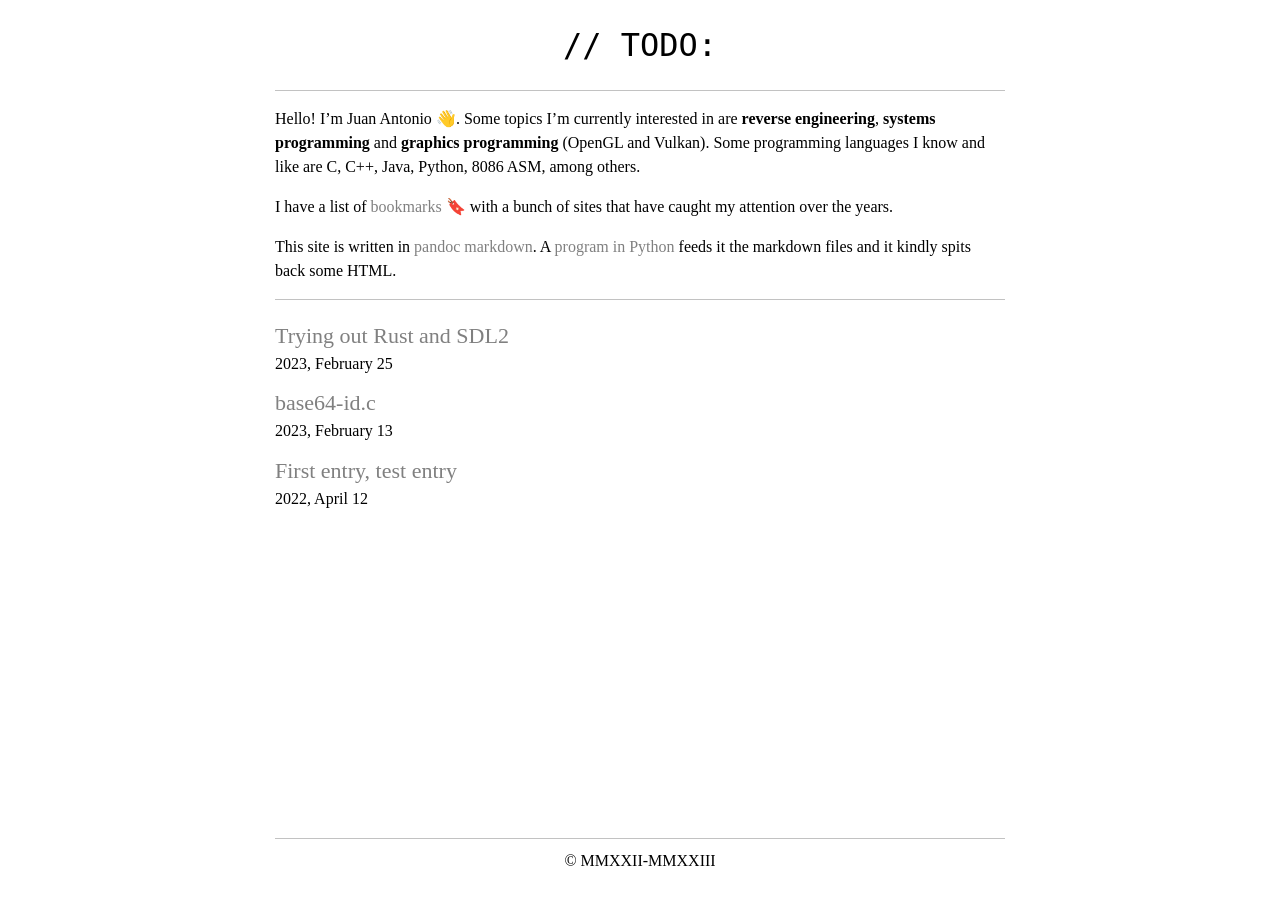
<file: index.html>
<!DOCTYPE html>
<html>
<head>
	<meta charset="utf-8">
	<meta name="viewport" content="width=device-width, initial-scale=1.0, user-scalable=yes">
	<title>// TODO - Index</title>
	<link rel="stylesheet" href="/style.css">
</head>

<body>
	<header>
		<a href="/"><h1>// TODO:</h1></a>
	</header>


	<article>


<p>Hello! I’m Juan Antonio <span class="emoji"
data-emoji="wave">👋</span>. Some topics I’m currently interested in are
<strong>reverse engineering</strong>, <strong>systems
programming</strong> and <strong>graphics programming</strong> (OpenGL
and Vulkan). Some programming languages I know and like are C, C++,
Java, Python, 8086 ASM, among others.</p>
<p>I have a list of <a href="/bookmarks.html">bookmarks <span
class="emoji" data-emoji="bookmark">🔖</span></a> with a bunch of sites
that have caught my attention over the years.</p>
<p>This site is written in <a href="https://pandoc.org">pandoc
markdown</a>. A <a href="https://github.com/jacorsca/blog">program in
Python</a> feeds it the markdown files and it kindly spits back some
HTML.</p>
<hr />
	</article>

	<div class="index">
		<a href="blog/trying-rust.html">
			<div class="entry">
				<div class="title">Trying out Rust and SDL2</div>
				<div class="date">2023, February 25</div>
			</div>
		</a>
		<a href="blog/base64-id.html">
			<div class="entry">
				<div class="title">base64-id.c</div>
				<div class="date">2023, February 13</div>
			</div>
		</a>
		<a href="blog/first-entry.html">
			<div class="entry">
				<div class="title">First entry, test entry</div>
				<div class="date">2022, April 12</div>
			</div>
		</a>
	</div>

	<div class="spacer"></div>

	<footer>
		<div id="footer-year">© MMXXII-MMXXIII</div>
	</footer>
</body>
</html>
</file>
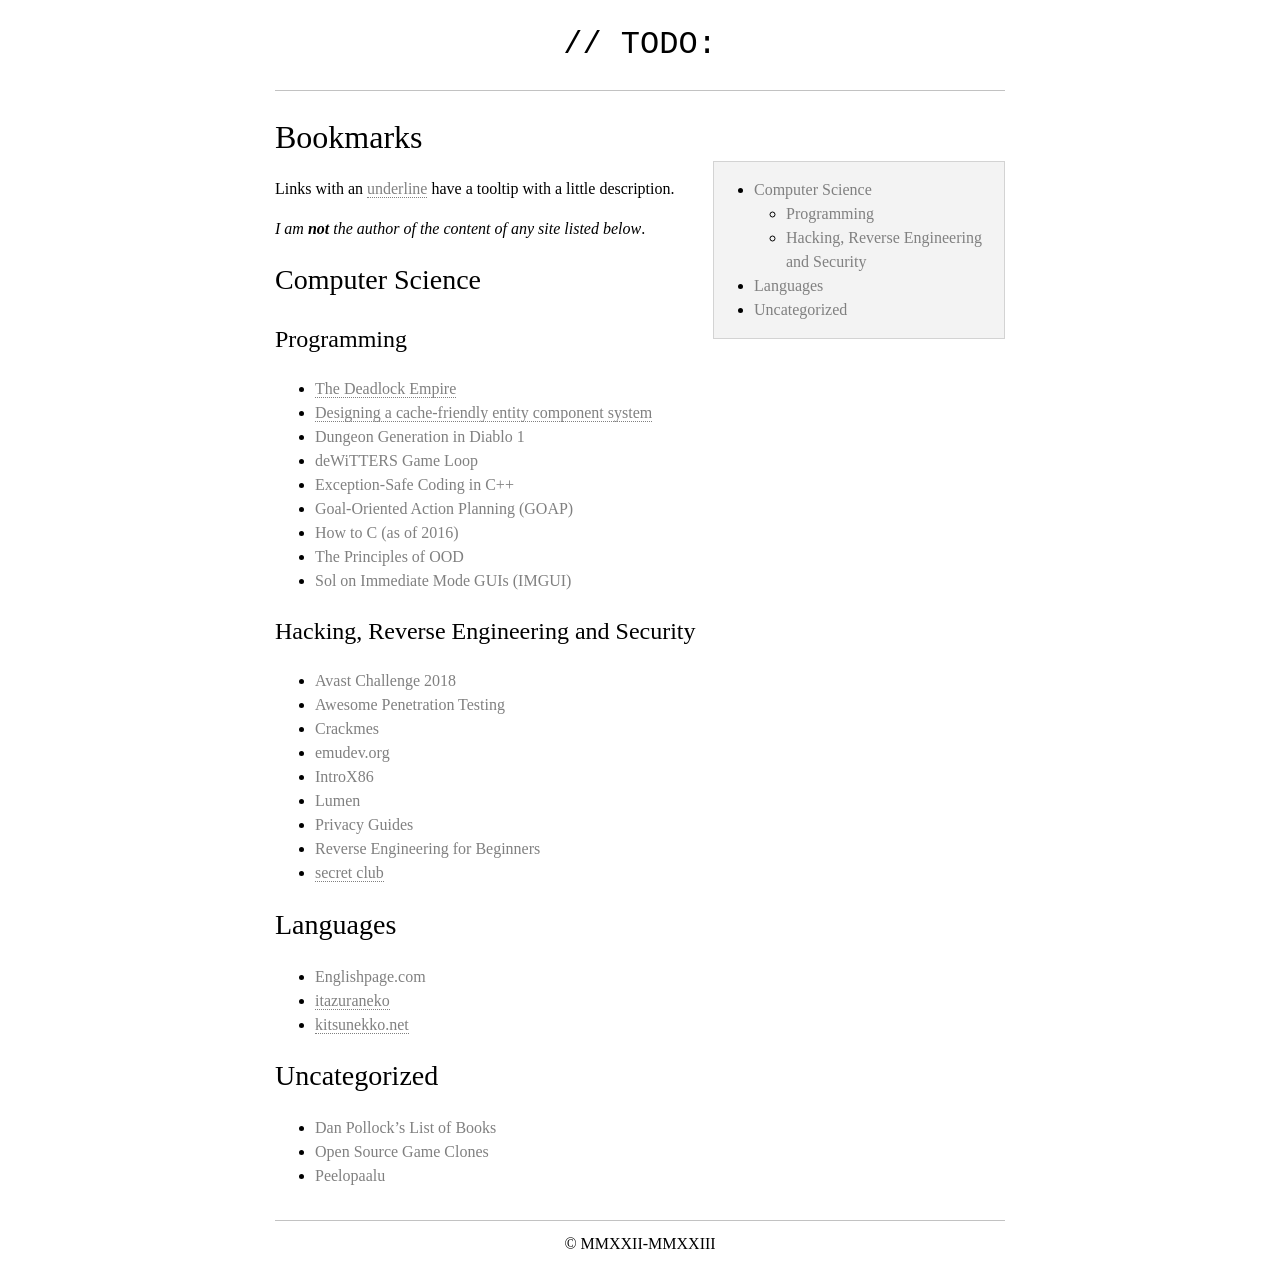
<file: bookmarks.html>
<!DOCTYPE html>
<html>
<head>
	<meta charset="utf-8">
	<meta name="viewport" content="width=device-width, initial-scale=1.0, user-scalable=yes">
	<title>// TODO - Bookmarks</title>
	<link rel="stylesheet" href="/style.css">
</head>

<body>
	<header>
		<a href="/"><h1>// TODO:</h1></a>
	</header>

	<h1 id="title">Bookmarks</h1>

	<article>

		<nav id="TOC">
			<ul>
<li><a href="#computer-science" id="toc-computer-science">Computer
Science</a>
<ul>
<li><a href="#programming" id="toc-programming">Programming</a></li>
<li><a href="#hacking-reverse-engineering-and-security"
id="toc-hacking-reverse-engineering-and-security">Hacking, Reverse
Engineering and Security</a></li>
</ul></li>
<li><a href="#languages" id="toc-languages">Languages</a></li>
<li><a href="#uncategorized"
id="toc-uncategorized">Uncategorized</a></li>
</ul>
		</nav>

<p>Links with an <a href="#" title="Like this!">underline</a> have a
tooltip with a little description.</p>
<p><em>I am <strong>not</strong> the author of the content of any site
listed below</em>.</p>
<h1 id="computer-science">Computer Science</h1>
<h2 id="programming">Programming</h2>
<ul>
<li><a href="https://deadlockempire.github.io"
title="Tutorial and exercises on concurrency (in C#)">The Deadlock
Empire</a></li>
<li><a href="https://cerulean-skies.com/index.php?article=1"
title="I&#39;d take it with a grain of salt, but it&#39;s still interesting.">Designing
a cache-friendly entity component system</a></li>
<li><a
href="https://www.boristhebrave.com/2019/07/14/dungeon-generation-in-diablo-1/">Dungeon
Generation in Diablo 1</a></li>
<li><a href="https://dewitters.com/dewitters-gameloop">deWiTTERS Game
Loop</a></li>
<li><a href="http://exceptionsafecode.com">Exception-Safe Coding in
C++</a></li>
<li><a
href="https://alumni.media.mit.edu/~jorkin/goap.html">Goal-Oriented
Action Planning (GOAP)</a></li>
<li><a href="https://matt.sh/howto-c">How to C (as of 2016)</a></li>
<li><a
href="http://butunclebob.com/ArticleS.UncleBob.PrinciplesOfOod">The
Principles of OOD</a></li>
<li><a href="http://iki.fi/sol/imgui/index.html">Sol on Immediate Mode
GUIs (IMGUI)</a></li>
</ul>
<h2 id="hacking-reverse-engineering-and-security">Hacking, Reverse
Engineering and Security</h2>
<ul>
<li><a href="https://github.com/ViRb3/avast-ctf-cambridge-2018">Avast
Challenge 2018</a></li>
<li><a href="https://github.com/enaqx/awesome-pentest">Awesome
Penetration Testing</a></li>
<li><a href="https://crackmes.one">Crackmes</a></li>
<li><a href="https://emudev.org">emudev.org</a></li>
<li><a
href="https://opensecuritytraining.info/IntroX86.html">IntroX86</a></li>
<li><a href="https://abda.nl/lumen/">Lumen</a></li>
<li><a href="https://privacyguides.org/">Privacy Guides</a></li>
<li><a href="https://beginners.re">Reverse Engineering for
Beginners</a></li>
<li><a href="https://secret.club"
title="Articles on software security, exploitation, reverse engineering, etc.">secret
club</a></li>
</ul>
<h1 id="languages">Languages</h1>
<ul>
<li><a href="https://englishpage.com">Englishpage.com</a></li>
<li><a href="https://itazuraneko.neocities.org/"
title="Resources for learning Japanese">itazuraneko</a></li>
<li><a href="https://kitsunekko.net/"
title="Japanese and English anime subtitles">kitsunekko.net</a></li>
</ul>
<h1 id="uncategorized">Uncategorized</h1>
<ul>
<li><a href="https://someonewhocares.org/books/">Dan Pollock’s List of
Books</a></li>
<li><a href="https://osgameclones.com/">Open Source Game Clones</a></li>
<li><a
href="https://peelopaalu.neocities.org/index.html">Peelopaalu</a></li>
</ul>
	</article>


	<div class="spacer"></div>

	<footer>
		<div id="footer-year">© MMXXII-MMXXIII</div>
	</footer>
</body>
</html>
</file>
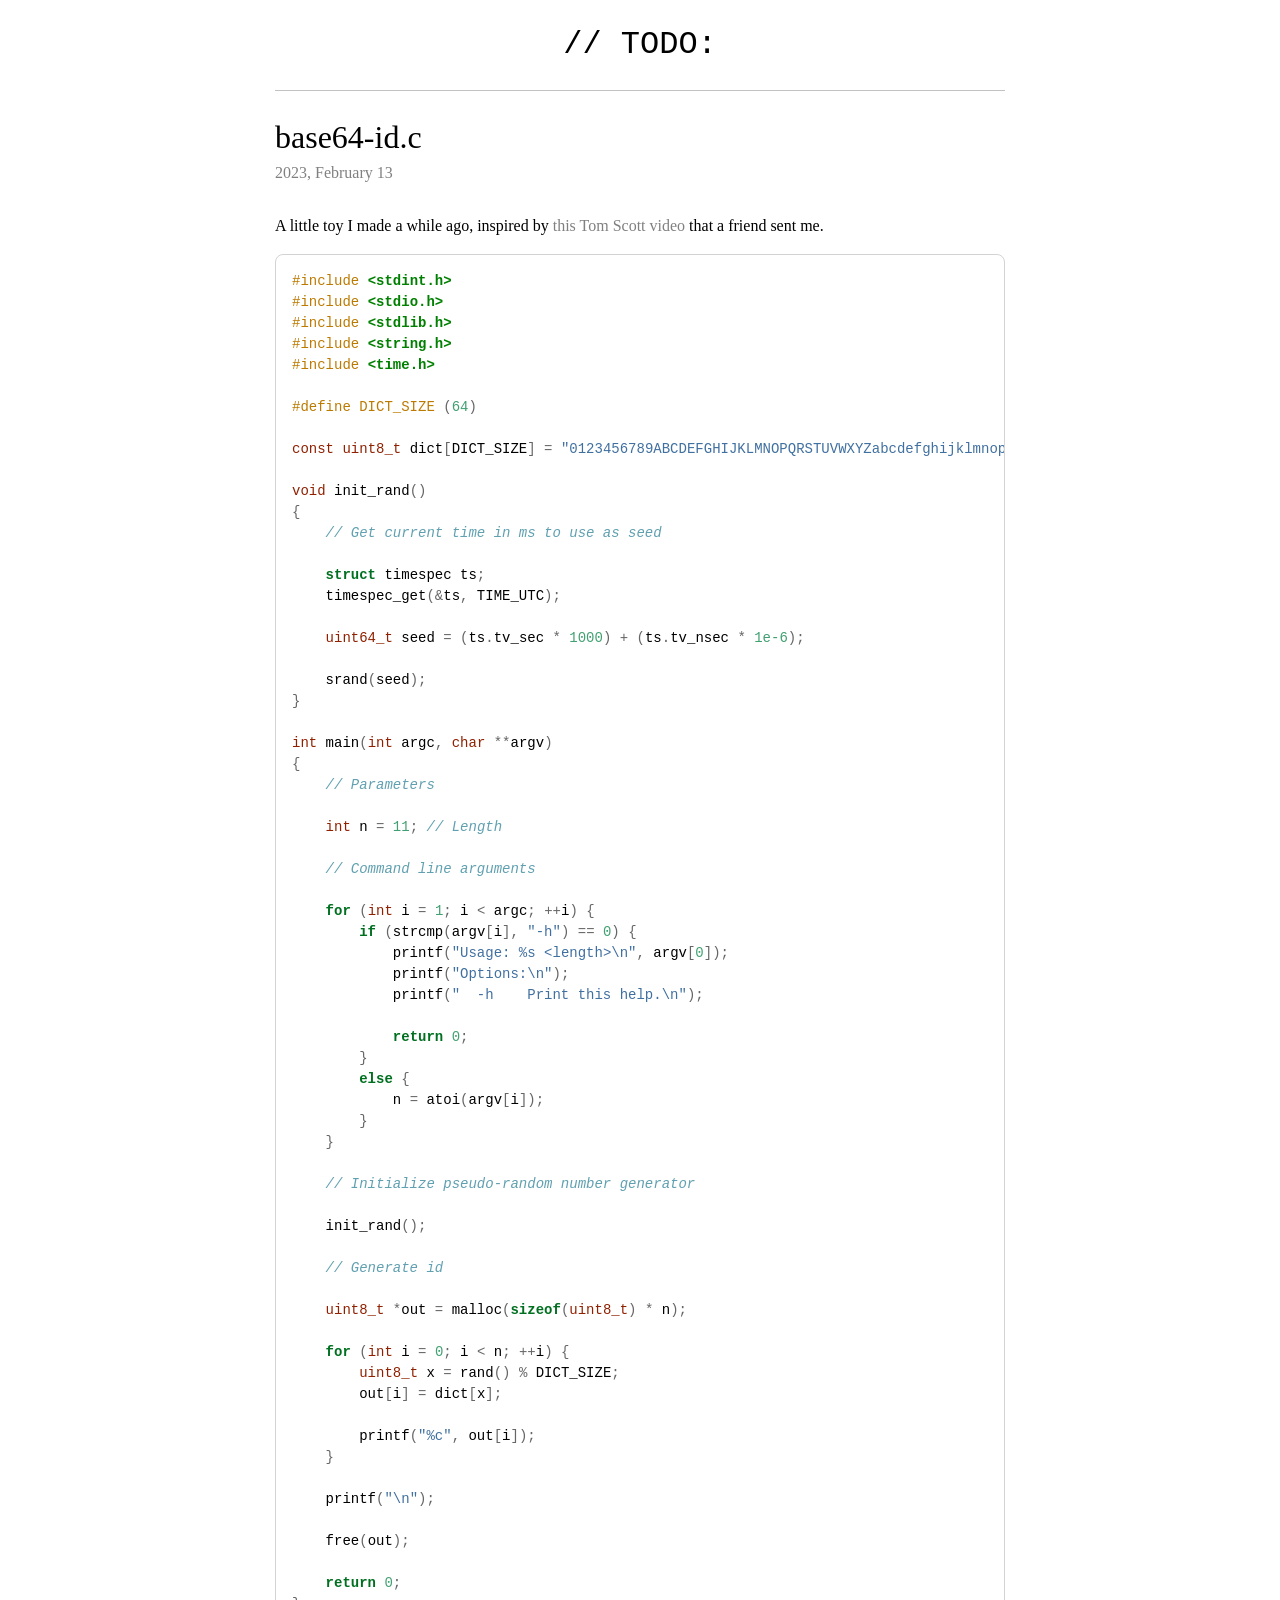
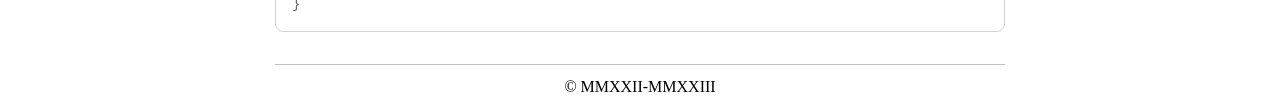
<file: blog/base64-id.html>
<!DOCTYPE html>
<html>
<head>
	<meta charset="utf-8">
	<meta name="viewport" content="width=device-width, initial-scale=1.0, user-scalable=yes">
	<title>// TODO - base64-id.c</title>
	<link rel="stylesheet" href="/style.css">
	<style>pre > code.sourceCode { white-space: pre; position: relative; }
pre > code.sourceCode > span { display: inline-block; line-height: 1.25; }
pre > code.sourceCode > span:empty { height: 1.2em; }
.sourceCode { overflow: visible; }
code.sourceCode > span { color: inherit; text-decoration: inherit; }
div.sourceCode { margin: 1em 0; }
pre.sourceCode { margin: 0; }
@media screen {
div.sourceCode { overflow: auto; }
}
@media print {
pre > code.sourceCode { white-space: pre-wrap; }
pre > code.sourceCode > span { text-indent: -5em; padding-left: 5em; }
}
pre.numberSource code
  { counter-reset: source-line 0; }
pre.numberSource code > span
  { position: relative; left: -4em; counter-increment: source-line; }
pre.numberSource code > span > a:first-child::before
  { content: counter(source-line);
    position: relative; left: -1em; text-align: right; vertical-align: baseline;
    border: none; display: inline-block;
    -webkit-touch-callout: none; -webkit-user-select: none;
    -khtml-user-select: none; -moz-user-select: none;
    -ms-user-select: none; user-select: none;
    padding: 0 4px; width: 4em;
    color: #aaaaaa;
  }
pre.numberSource { margin-left: 3em; border-left: 1px solid #aaaaaa;  padding-left: 4px; }
div.sourceCode
  {   }
@media screen {
pre > code.sourceCode > span > a:first-child::before { text-decoration: underline; }
}
code span.al { color: #ff0000; font-weight: bold; } /* Alert */
code span.an { color: #60a0b0; font-weight: bold; font-style: italic; } /* Annotation */
code span.at { color: #7d9029; } /* Attribute */
code span.bn { color: #40a070; } /* BaseN */
code span.bu { color: #008000; } /* BuiltIn */
code span.cf { color: #007020; font-weight: bold; } /* ControlFlow */
code span.ch { color: #4070a0; } /* Char */
code span.cn { color: #880000; } /* Constant */
code span.co { color: #60a0b0; font-style: italic; } /* Comment */
code span.cv { color: #60a0b0; font-weight: bold; font-style: italic; } /* CommentVar */
code span.do { color: #ba2121; font-style: italic; } /* Documentation */
code span.dt { color: #902000; } /* DataType */
code span.dv { color: #40a070; } /* DecVal */
code span.er { color: #ff0000; font-weight: bold; } /* Error */
code span.ex { } /* Extension */
code span.fl { color: #40a070; } /* Float */
code span.fu { color: #06287e; } /* Function */
code span.im { color: #008000; font-weight: bold; } /* Import */
code span.in { color: #60a0b0; font-weight: bold; font-style: italic; } /* Information */
code span.kw { color: #007020; font-weight: bold; } /* Keyword */
code span.op { color: #666666; } /* Operator */
code span.ot { color: #007020; } /* Other */
code span.pp { color: #bc7a00; } /* Preprocessor */
code span.sc { color: #4070a0; } /* SpecialChar */
code span.ss { color: #bb6688; } /* SpecialString */
code span.st { color: #4070a0; } /* String */
code span.va { color: #19177c; } /* Variable */
code span.vs { color: #4070a0; } /* VerbatimString */
code span.wa { color: #60a0b0; font-weight: bold; font-style: italic; } /* Warning */</style>
</head>

<body>
	<header>
		<a href="/"><h1>// TODO:</h1></a>
	</header>

	<h1 id="title">base64-id.c</h1>
	<h2 id="date">2023, February 13</h2>

	<article>


<p>A little toy I made a while ago, inspired by <a
href="https://www.youtube.com/watch?v=gocwRvLhDf8">this Tom Scott
video</a> that a friend sent me.</p>
<div class="sourceCode" id="cb1"><pre class="sourceCode c"><code class="sourceCode c"><span id="cb1-1"><a href="#cb1-1" aria-hidden="true" tabindex="-1"></a><span class="pp">#include </span><span class="im">&lt;stdint.h&gt;</span></span>
<span id="cb1-2"><a href="#cb1-2" aria-hidden="true" tabindex="-1"></a><span class="pp">#include </span><span class="im">&lt;stdio.h&gt;</span></span>
<span id="cb1-3"><a href="#cb1-3" aria-hidden="true" tabindex="-1"></a><span class="pp">#include </span><span class="im">&lt;stdlib.h&gt;</span></span>
<span id="cb1-4"><a href="#cb1-4" aria-hidden="true" tabindex="-1"></a><span class="pp">#include </span><span class="im">&lt;string.h&gt;</span></span>
<span id="cb1-5"><a href="#cb1-5" aria-hidden="true" tabindex="-1"></a><span class="pp">#include </span><span class="im">&lt;time.h&gt;</span></span>
<span id="cb1-6"><a href="#cb1-6" aria-hidden="true" tabindex="-1"></a></span>
<span id="cb1-7"><a href="#cb1-7" aria-hidden="true" tabindex="-1"></a><span class="pp">#define DICT_SIZE </span><span class="op">(</span><span class="dv">64</span><span class="op">)</span></span>
<span id="cb1-8"><a href="#cb1-8" aria-hidden="true" tabindex="-1"></a></span>
<span id="cb1-9"><a href="#cb1-9" aria-hidden="true" tabindex="-1"></a><span class="dt">const</span> <span class="dt">uint8_t</span> dict<span class="op">[</span>DICT_SIZE<span class="op">]</span> <span class="op">=</span> <span class="st">&quot;0123456789ABCDEFGHIJKLMNOPQRSTUVWXYZabcdefghijklmnopqrstuvwxyz-_&quot;</span><span class="op">;</span></span>
<span id="cb1-10"><a href="#cb1-10" aria-hidden="true" tabindex="-1"></a></span>
<span id="cb1-11"><a href="#cb1-11" aria-hidden="true" tabindex="-1"></a><span class="dt">void</span> init_rand<span class="op">()</span></span>
<span id="cb1-12"><a href="#cb1-12" aria-hidden="true" tabindex="-1"></a><span class="op">{</span></span>
<span id="cb1-13"><a href="#cb1-13" aria-hidden="true" tabindex="-1"></a>    <span class="co">// Get current time in ms to use as seed</span></span>
<span id="cb1-14"><a href="#cb1-14" aria-hidden="true" tabindex="-1"></a></span>
<span id="cb1-15"><a href="#cb1-15" aria-hidden="true" tabindex="-1"></a>    <span class="kw">struct</span> timespec ts<span class="op">;</span></span>
<span id="cb1-16"><a href="#cb1-16" aria-hidden="true" tabindex="-1"></a>    timespec_get<span class="op">(&amp;</span>ts<span class="op">,</span> TIME_UTC<span class="op">);</span></span>
<span id="cb1-17"><a href="#cb1-17" aria-hidden="true" tabindex="-1"></a></span>
<span id="cb1-18"><a href="#cb1-18" aria-hidden="true" tabindex="-1"></a>    <span class="dt">uint64_t</span> seed <span class="op">=</span> <span class="op">(</span>ts<span class="op">.</span>tv_sec <span class="op">*</span> <span class="dv">1000</span><span class="op">)</span> <span class="op">+</span> <span class="op">(</span>ts<span class="op">.</span>tv_nsec <span class="op">*</span> <span class="fl">1e-6</span><span class="op">);</span></span>
<span id="cb1-19"><a href="#cb1-19" aria-hidden="true" tabindex="-1"></a></span>
<span id="cb1-20"><a href="#cb1-20" aria-hidden="true" tabindex="-1"></a>    srand<span class="op">(</span>seed<span class="op">);</span></span>
<span id="cb1-21"><a href="#cb1-21" aria-hidden="true" tabindex="-1"></a><span class="op">}</span></span>
<span id="cb1-22"><a href="#cb1-22" aria-hidden="true" tabindex="-1"></a></span>
<span id="cb1-23"><a href="#cb1-23" aria-hidden="true" tabindex="-1"></a><span class="dt">int</span> main<span class="op">(</span><span class="dt">int</span> argc<span class="op">,</span> <span class="dt">char</span> <span class="op">**</span>argv<span class="op">)</span></span>
<span id="cb1-24"><a href="#cb1-24" aria-hidden="true" tabindex="-1"></a><span class="op">{</span></span>
<span id="cb1-25"><a href="#cb1-25" aria-hidden="true" tabindex="-1"></a>    <span class="co">// Parameters</span></span>
<span id="cb1-26"><a href="#cb1-26" aria-hidden="true" tabindex="-1"></a></span>
<span id="cb1-27"><a href="#cb1-27" aria-hidden="true" tabindex="-1"></a>    <span class="dt">int</span> n <span class="op">=</span> <span class="dv">11</span><span class="op">;</span> <span class="co">// Length</span></span>
<span id="cb1-28"><a href="#cb1-28" aria-hidden="true" tabindex="-1"></a></span>
<span id="cb1-29"><a href="#cb1-29" aria-hidden="true" tabindex="-1"></a>    <span class="co">// Command line arguments</span></span>
<span id="cb1-30"><a href="#cb1-30" aria-hidden="true" tabindex="-1"></a></span>
<span id="cb1-31"><a href="#cb1-31" aria-hidden="true" tabindex="-1"></a>    <span class="cf">for</span> <span class="op">(</span><span class="dt">int</span> i <span class="op">=</span> <span class="dv">1</span><span class="op">;</span> i <span class="op">&lt;</span> argc<span class="op">;</span> <span class="op">++</span>i<span class="op">)</span> <span class="op">{</span></span>
<span id="cb1-32"><a href="#cb1-32" aria-hidden="true" tabindex="-1"></a>        <span class="cf">if</span> <span class="op">(</span>strcmp<span class="op">(</span>argv<span class="op">[</span>i<span class="op">],</span> <span class="st">&quot;-h&quot;</span><span class="op">)</span> <span class="op">==</span> <span class="dv">0</span><span class="op">)</span> <span class="op">{</span></span>
<span id="cb1-33"><a href="#cb1-33" aria-hidden="true" tabindex="-1"></a>            printf<span class="op">(</span><span class="st">&quot;Usage: </span><span class="sc">%s</span><span class="st"> &lt;length&gt;</span><span class="sc">\n</span><span class="st">&quot;</span><span class="op">,</span> argv<span class="op">[</span><span class="dv">0</span><span class="op">]);</span></span>
<span id="cb1-34"><a href="#cb1-34" aria-hidden="true" tabindex="-1"></a>            printf<span class="op">(</span><span class="st">&quot;Options:</span><span class="sc">\n</span><span class="st">&quot;</span><span class="op">);</span></span>
<span id="cb1-35"><a href="#cb1-35" aria-hidden="true" tabindex="-1"></a>            printf<span class="op">(</span><span class="st">&quot;  -h    Print this help.</span><span class="sc">\n</span><span class="st">&quot;</span><span class="op">);</span></span>
<span id="cb1-36"><a href="#cb1-36" aria-hidden="true" tabindex="-1"></a></span>
<span id="cb1-37"><a href="#cb1-37" aria-hidden="true" tabindex="-1"></a>            <span class="cf">return</span> <span class="dv">0</span><span class="op">;</span></span>
<span id="cb1-38"><a href="#cb1-38" aria-hidden="true" tabindex="-1"></a>        <span class="op">}</span></span>
<span id="cb1-39"><a href="#cb1-39" aria-hidden="true" tabindex="-1"></a>        <span class="cf">else</span> <span class="op">{</span></span>
<span id="cb1-40"><a href="#cb1-40" aria-hidden="true" tabindex="-1"></a>            n <span class="op">=</span> atoi<span class="op">(</span>argv<span class="op">[</span>i<span class="op">]);</span></span>
<span id="cb1-41"><a href="#cb1-41" aria-hidden="true" tabindex="-1"></a>        <span class="op">}</span></span>
<span id="cb1-42"><a href="#cb1-42" aria-hidden="true" tabindex="-1"></a>    <span class="op">}</span></span>
<span id="cb1-43"><a href="#cb1-43" aria-hidden="true" tabindex="-1"></a></span>
<span id="cb1-44"><a href="#cb1-44" aria-hidden="true" tabindex="-1"></a>    <span class="co">// Initialize pseudo-random number generator</span></span>
<span id="cb1-45"><a href="#cb1-45" aria-hidden="true" tabindex="-1"></a></span>
<span id="cb1-46"><a href="#cb1-46" aria-hidden="true" tabindex="-1"></a>    init_rand<span class="op">();</span></span>
<span id="cb1-47"><a href="#cb1-47" aria-hidden="true" tabindex="-1"></a></span>
<span id="cb1-48"><a href="#cb1-48" aria-hidden="true" tabindex="-1"></a>    <span class="co">// Generate id</span></span>
<span id="cb1-49"><a href="#cb1-49" aria-hidden="true" tabindex="-1"></a></span>
<span id="cb1-50"><a href="#cb1-50" aria-hidden="true" tabindex="-1"></a>    <span class="dt">uint8_t</span> <span class="op">*</span>out <span class="op">=</span> malloc<span class="op">(</span><span class="kw">sizeof</span><span class="op">(</span><span class="dt">uint8_t</span><span class="op">)</span> <span class="op">*</span> n<span class="op">);</span></span>
<span id="cb1-51"><a href="#cb1-51" aria-hidden="true" tabindex="-1"></a></span>
<span id="cb1-52"><a href="#cb1-52" aria-hidden="true" tabindex="-1"></a>    <span class="cf">for</span> <span class="op">(</span><span class="dt">int</span> i <span class="op">=</span> <span class="dv">0</span><span class="op">;</span> i <span class="op">&lt;</span> n<span class="op">;</span> <span class="op">++</span>i<span class="op">)</span> <span class="op">{</span></span>
<span id="cb1-53"><a href="#cb1-53" aria-hidden="true" tabindex="-1"></a>        <span class="dt">uint8_t</span> x <span class="op">=</span> rand<span class="op">()</span> <span class="op">%</span> DICT_SIZE<span class="op">;</span></span>
<span id="cb1-54"><a href="#cb1-54" aria-hidden="true" tabindex="-1"></a>        out<span class="op">[</span>i<span class="op">]</span> <span class="op">=</span> dict<span class="op">[</span>x<span class="op">];</span></span>
<span id="cb1-55"><a href="#cb1-55" aria-hidden="true" tabindex="-1"></a></span>
<span id="cb1-56"><a href="#cb1-56" aria-hidden="true" tabindex="-1"></a>        printf<span class="op">(</span><span class="st">&quot;</span><span class="sc">%c</span><span class="st">&quot;</span><span class="op">,</span> out<span class="op">[</span>i<span class="op">]);</span></span>
<span id="cb1-57"><a href="#cb1-57" aria-hidden="true" tabindex="-1"></a>    <span class="op">}</span></span>
<span id="cb1-58"><a href="#cb1-58" aria-hidden="true" tabindex="-1"></a></span>
<span id="cb1-59"><a href="#cb1-59" aria-hidden="true" tabindex="-1"></a>    printf<span class="op">(</span><span class="st">&quot;</span><span class="sc">\n</span><span class="st">&quot;</span><span class="op">);</span></span>
<span id="cb1-60"><a href="#cb1-60" aria-hidden="true" tabindex="-1"></a></span>
<span id="cb1-61"><a href="#cb1-61" aria-hidden="true" tabindex="-1"></a>    free<span class="op">(</span>out<span class="op">);</span></span>
<span id="cb1-62"><a href="#cb1-62" aria-hidden="true" tabindex="-1"></a></span>
<span id="cb1-63"><a href="#cb1-63" aria-hidden="true" tabindex="-1"></a>    <span class="cf">return</span> <span class="dv">0</span><span class="op">;</span></span>
<span id="cb1-64"><a href="#cb1-64" aria-hidden="true" tabindex="-1"></a><span class="op">}</span></span></code></pre></div>
	</article>


	<div class="spacer"></div>

	<footer>
		<div id="footer-year">© MMXXII-MMXXIII</div>
	</footer>
</body>
</html>
</file>
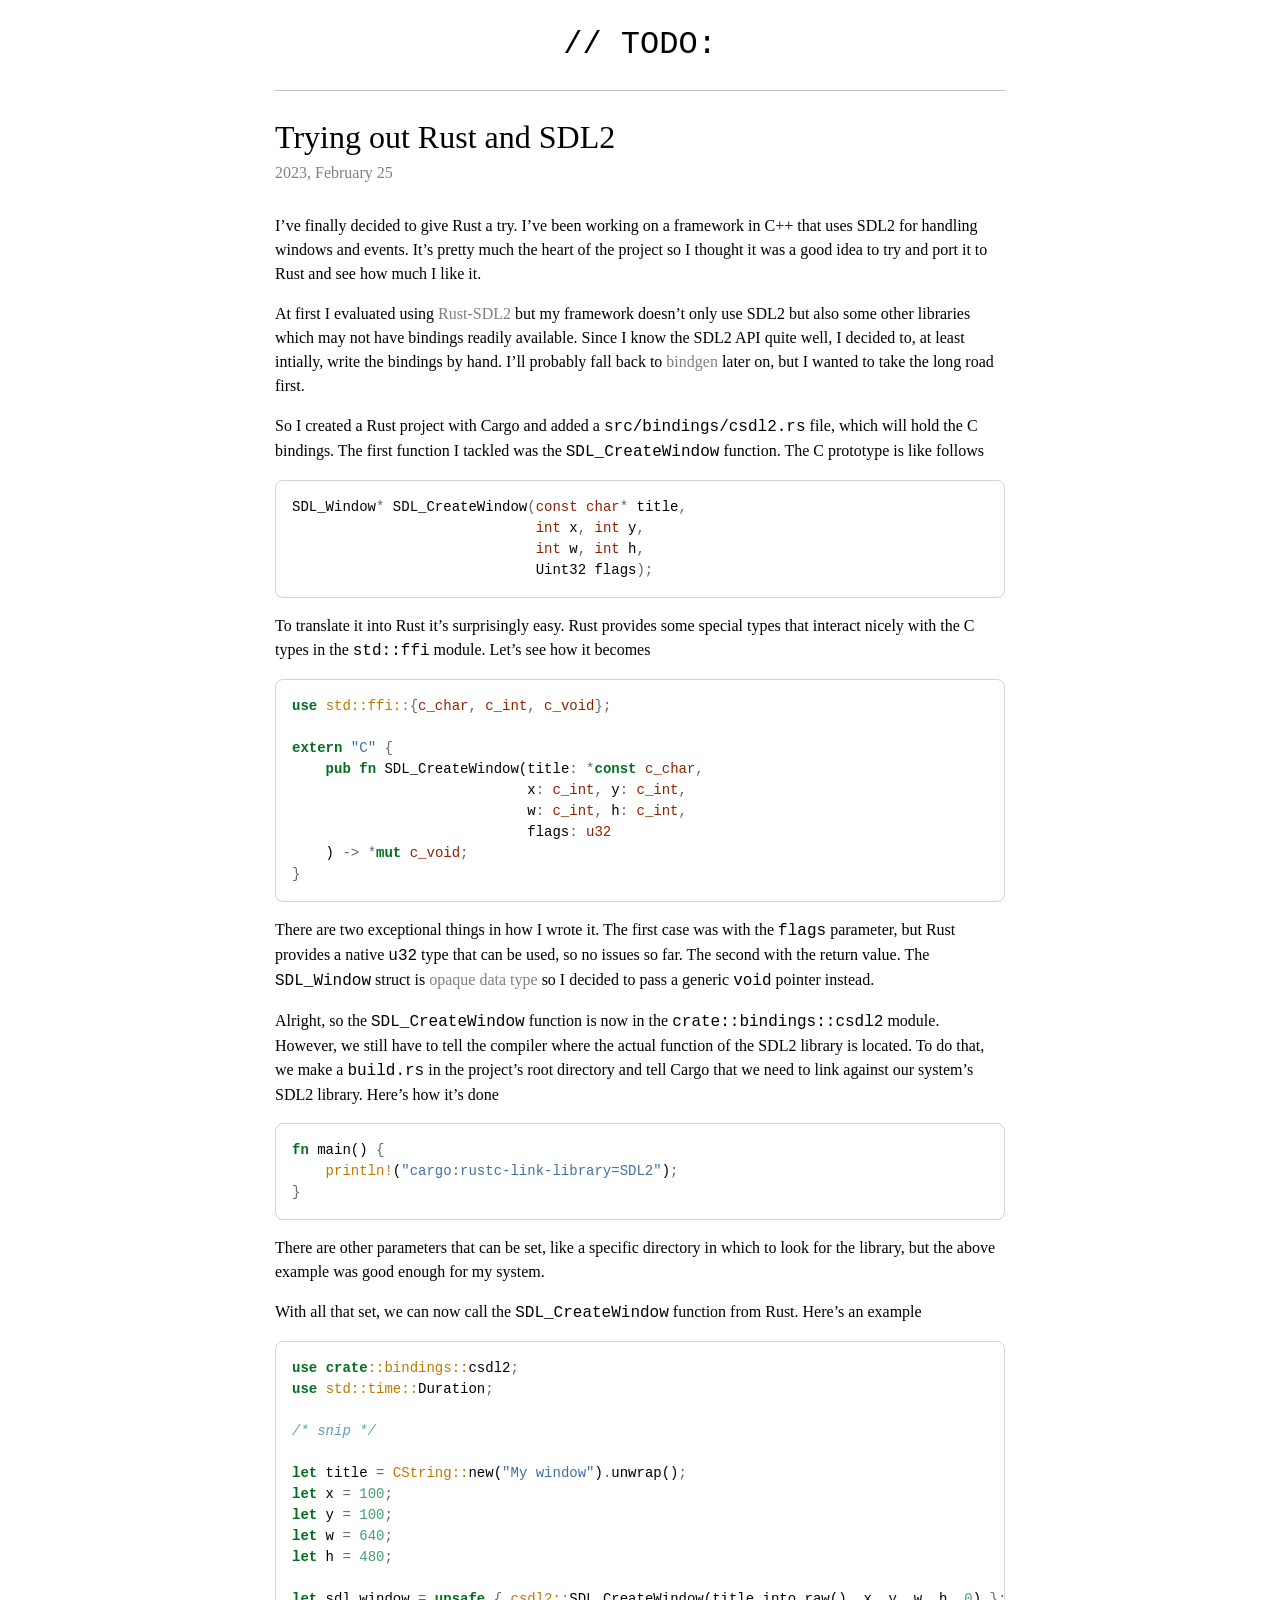
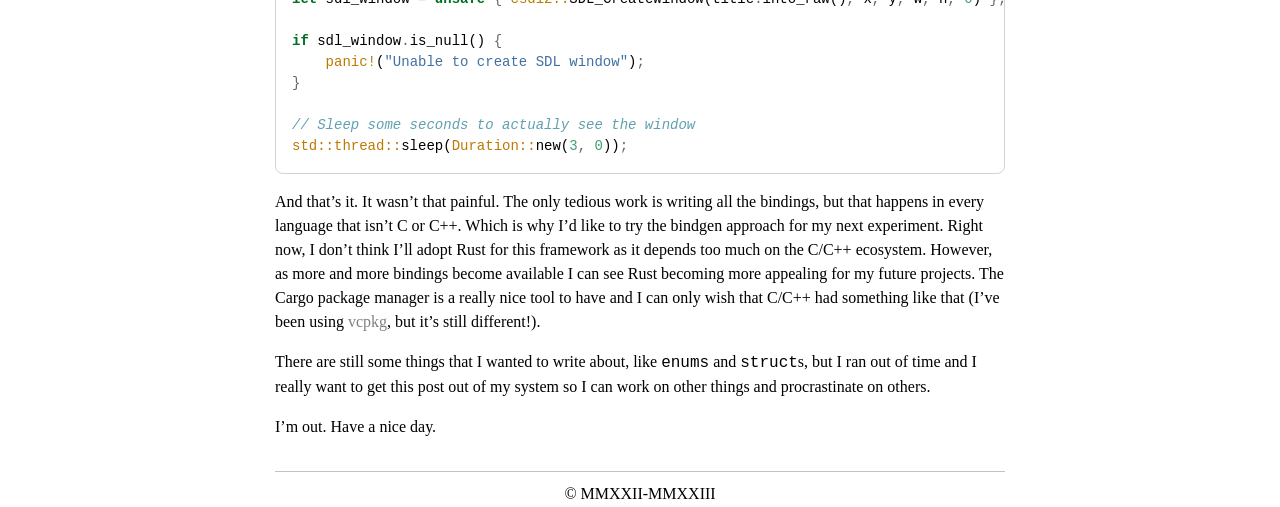
<file: blog/trying-rust.html>
<!DOCTYPE html>
<html>
<head>
	<meta charset="utf-8">
	<meta name="viewport" content="width=device-width, initial-scale=1.0, user-scalable=yes">
	<title>// TODO - Trying out Rust and SDL2</title>
	<link rel="stylesheet" href="/style.css">
	<style>pre > code.sourceCode { white-space: pre; position: relative; }
pre > code.sourceCode > span { display: inline-block; line-height: 1.25; }
pre > code.sourceCode > span:empty { height: 1.2em; }
.sourceCode { overflow: visible; }
code.sourceCode > span { color: inherit; text-decoration: inherit; }
div.sourceCode { margin: 1em 0; }
pre.sourceCode { margin: 0; }
@media screen {
div.sourceCode { overflow: auto; }
}
@media print {
pre > code.sourceCode { white-space: pre-wrap; }
pre > code.sourceCode > span { text-indent: -5em; padding-left: 5em; }
}
pre.numberSource code
  { counter-reset: source-line 0; }
pre.numberSource code > span
  { position: relative; left: -4em; counter-increment: source-line; }
pre.numberSource code > span > a:first-child::before
  { content: counter(source-line);
    position: relative; left: -1em; text-align: right; vertical-align: baseline;
    border: none; display: inline-block;
    -webkit-touch-callout: none; -webkit-user-select: none;
    -khtml-user-select: none; -moz-user-select: none;
    -ms-user-select: none; user-select: none;
    padding: 0 4px; width: 4em;
    color: #aaaaaa;
  }
pre.numberSource { margin-left: 3em; border-left: 1px solid #aaaaaa;  padding-left: 4px; }
div.sourceCode
  {   }
@media screen {
pre > code.sourceCode > span > a:first-child::before { text-decoration: underline; }
}
code span.al { color: #ff0000; font-weight: bold; } /* Alert */
code span.an { color: #60a0b0; font-weight: bold; font-style: italic; } /* Annotation */
code span.at { color: #7d9029; } /* Attribute */
code span.bn { color: #40a070; } /* BaseN */
code span.bu { color: #008000; } /* BuiltIn */
code span.cf { color: #007020; font-weight: bold; } /* ControlFlow */
code span.ch { color: #4070a0; } /* Char */
code span.cn { color: #880000; } /* Constant */
code span.co { color: #60a0b0; font-style: italic; } /* Comment */
code span.cv { color: #60a0b0; font-weight: bold; font-style: italic; } /* CommentVar */
code span.do { color: #ba2121; font-style: italic; } /* Documentation */
code span.dt { color: #902000; } /* DataType */
code span.dv { color: #40a070; } /* DecVal */
code span.er { color: #ff0000; font-weight: bold; } /* Error */
code span.ex { } /* Extension */
code span.fl { color: #40a070; } /* Float */
code span.fu { color: #06287e; } /* Function */
code span.im { color: #008000; font-weight: bold; } /* Import */
code span.in { color: #60a0b0; font-weight: bold; font-style: italic; } /* Information */
code span.kw { color: #007020; font-weight: bold; } /* Keyword */
code span.op { color: #666666; } /* Operator */
code span.ot { color: #007020; } /* Other */
code span.pp { color: #bc7a00; } /* Preprocessor */
code span.sc { color: #4070a0; } /* SpecialChar */
code span.ss { color: #bb6688; } /* SpecialString */
code span.st { color: #4070a0; } /* String */
code span.va { color: #19177c; } /* Variable */
code span.vs { color: #4070a0; } /* VerbatimString */
code span.wa { color: #60a0b0; font-weight: bold; font-style: italic; } /* Warning */</style>
</head>

<body>
	<header>
		<a href="/"><h1>// TODO:</h1></a>
	</header>

	<h1 id="title">Trying out Rust and SDL2</h1>
	<h2 id="date">2023, February 25</h2>

	<article>


<p>I’ve finally decided to give Rust a try. I’ve been working on a
framework in C++ that uses SDL2 for handling windows and events. It’s
pretty much the heart of the project so I thought it was a good idea to
try and port it to Rust and see how much I like it.</p>
<p>At first I evaluated using <a
href="https://crates.io/crates/sdl2">Rust-SDL2</a> but my framework
doesn’t only use SDL2 but also some other libraries which may not have
bindings readily available. Since I know the SDL2 API quite well, I
decided to, at least intially, write the bindings by hand. I’ll probably
fall back to <a
href="https://rust-lang.github.io/rust-bindgen/">bindgen</a> later on,
but I wanted to take the long road first.</p>
<p>So I created a Rust project with Cargo and added a
<code>src/bindings/csdl2.rs</code> file, which will hold the C bindings.
The first function I tackled was the <code>SDL_CreateWindow</code>
function. The C prototype is like follows</p>
<div class="sourceCode" id="cb1"><pre class="sourceCode c"><code class="sourceCode c"><span id="cb1-1"><a href="#cb1-1" aria-hidden="true" tabindex="-1"></a>SDL_Window<span class="op">*</span> SDL_CreateWindow<span class="op">(</span><span class="dt">const</span> <span class="dt">char</span><span class="op">*</span> title<span class="op">,</span></span>
<span id="cb1-2"><a href="#cb1-2" aria-hidden="true" tabindex="-1"></a>                             <span class="dt">int</span> x<span class="op">,</span> <span class="dt">int</span> y<span class="op">,</span></span>
<span id="cb1-3"><a href="#cb1-3" aria-hidden="true" tabindex="-1"></a>                             <span class="dt">int</span> w<span class="op">,</span> <span class="dt">int</span> h<span class="op">,</span></span>
<span id="cb1-4"><a href="#cb1-4" aria-hidden="true" tabindex="-1"></a>                             Uint32 flags<span class="op">);</span></span></code></pre></div>
<p>To translate it into Rust it’s surprisingly easy. Rust provides some
special types that interact nicely with the C types in the
<code>std::ffi</code> module. Let’s see how it becomes</p>
<div class="sourceCode" id="cb2"><pre class="sourceCode rs"><code class="sourceCode rust"><span id="cb2-1"><a href="#cb2-1" aria-hidden="true" tabindex="-1"></a><span class="kw">use</span> <span class="pp">std::ffi::</span><span class="op">{</span><span class="dt">c_char</span><span class="op">,</span> <span class="dt">c_int</span><span class="op">,</span> <span class="dt">c_void</span><span class="op">};</span></span>
<span id="cb2-2"><a href="#cb2-2" aria-hidden="true" tabindex="-1"></a></span>
<span id="cb2-3"><a href="#cb2-3" aria-hidden="true" tabindex="-1"></a><span class="kw">extern</span> <span class="st">&quot;C&quot;</span> <span class="op">{</span></span>
<span id="cb2-4"><a href="#cb2-4" aria-hidden="true" tabindex="-1"></a>    <span class="kw">pub</span> <span class="kw">fn</span> SDL_CreateWindow(title<span class="op">:</span> <span class="op">*</span><span class="kw">const</span> <span class="dt">c_char</span><span class="op">,</span></span>
<span id="cb2-5"><a href="#cb2-5" aria-hidden="true" tabindex="-1"></a>                            x<span class="op">:</span> <span class="dt">c_int</span><span class="op">,</span> y<span class="op">:</span> <span class="dt">c_int</span><span class="op">,</span></span>
<span id="cb2-6"><a href="#cb2-6" aria-hidden="true" tabindex="-1"></a>                            w<span class="op">:</span> <span class="dt">c_int</span><span class="op">,</span> h<span class="op">:</span> <span class="dt">c_int</span><span class="op">,</span></span>
<span id="cb2-7"><a href="#cb2-7" aria-hidden="true" tabindex="-1"></a>                            flags<span class="op">:</span> <span class="dt">u32</span></span>
<span id="cb2-8"><a href="#cb2-8" aria-hidden="true" tabindex="-1"></a>    ) <span class="op">-&gt;</span> <span class="op">*</span><span class="kw">mut</span> <span class="dt">c_void</span><span class="op">;</span></span>
<span id="cb2-9"><a href="#cb2-9" aria-hidden="true" tabindex="-1"></a><span class="op">}</span></span></code></pre></div>
<p>There are two exceptional things in how I wrote it. The first case
was with the <code>flags</code> parameter, but Rust provides a native
<code>u32</code> type that can be used, so no issues so far. The second
with the return value. The <code>SDL_Window</code> struct is <a
href="https://en.wikipedia.org/wiki/Opaque_data_type">opaque data
type</a> so I decided to pass a generic <code>void</code> pointer
instead.</p>
<p>Alright, so the <code>SDL_CreateWindow</code> function is now in the
<code>crate::bindings::csdl2</code> module. However, we still have to
tell the compiler where the actual function of the SDL2 library is
located. To do that, we make a <code>build.rs</code> in the project’s
root directory and tell Cargo that we need to link against our system’s
SDL2 library. Here’s how it’s done</p>
<div class="sourceCode" id="cb3"><pre class="sourceCode rs"><code class="sourceCode rust"><span id="cb3-1"><a href="#cb3-1" aria-hidden="true" tabindex="-1"></a><span class="kw">fn</span> main() <span class="op">{</span></span>
<span id="cb3-2"><a href="#cb3-2" aria-hidden="true" tabindex="-1"></a>    <span class="pp">println!</span>(<span class="st">&quot;cargo:rustc-link-library=SDL2&quot;</span>)<span class="op">;</span></span>
<span id="cb3-3"><a href="#cb3-3" aria-hidden="true" tabindex="-1"></a><span class="op">}</span></span></code></pre></div>
<p>There are other parameters that can be set, like a specific directory
in which to look for the library, but the above example was good enough
for my system.</p>
<p>With all that set, we can now call the <code>SDL_CreateWindow</code>
function from Rust. Here’s an example</p>
<div class="sourceCode" id="cb4"><pre class="sourceCode rs"><code class="sourceCode rust"><span id="cb4-1"><a href="#cb4-1" aria-hidden="true" tabindex="-1"></a><span class="kw">use</span> <span class="kw">crate</span><span class="pp">::bindings::</span>csdl2<span class="op">;</span></span>
<span id="cb4-2"><a href="#cb4-2" aria-hidden="true" tabindex="-1"></a><span class="kw">use</span> <span class="pp">std::time::</span>Duration<span class="op">;</span></span>
<span id="cb4-3"><a href="#cb4-3" aria-hidden="true" tabindex="-1"></a></span>
<span id="cb4-4"><a href="#cb4-4" aria-hidden="true" tabindex="-1"></a><span class="co">/* snip */</span></span>
<span id="cb4-5"><a href="#cb4-5" aria-hidden="true" tabindex="-1"></a></span>
<span id="cb4-6"><a href="#cb4-6" aria-hidden="true" tabindex="-1"></a><span class="kw">let</span> title <span class="op">=</span> <span class="pp">CString::</span>new(<span class="st">&quot;My window&quot;</span>)<span class="op">.</span>unwrap()<span class="op">;</span></span>
<span id="cb4-7"><a href="#cb4-7" aria-hidden="true" tabindex="-1"></a><span class="kw">let</span> x <span class="op">=</span> <span class="dv">100</span><span class="op">;</span></span>
<span id="cb4-8"><a href="#cb4-8" aria-hidden="true" tabindex="-1"></a><span class="kw">let</span> y <span class="op">=</span> <span class="dv">100</span><span class="op">;</span></span>
<span id="cb4-9"><a href="#cb4-9" aria-hidden="true" tabindex="-1"></a><span class="kw">let</span> w <span class="op">=</span> <span class="dv">640</span><span class="op">;</span></span>
<span id="cb4-10"><a href="#cb4-10" aria-hidden="true" tabindex="-1"></a><span class="kw">let</span> h <span class="op">=</span> <span class="dv">480</span><span class="op">;</span></span>
<span id="cb4-11"><a href="#cb4-11" aria-hidden="true" tabindex="-1"></a></span>
<span id="cb4-12"><a href="#cb4-12" aria-hidden="true" tabindex="-1"></a><span class="kw">let</span> sdl_window <span class="op">=</span> <span class="kw">unsafe</span> <span class="op">{</span> <span class="pp">csdl2::</span>SDL_CreateWindow(title<span class="op">.</span>into_raw()<span class="op">,</span> x<span class="op">,</span> y<span class="op">,</span> w<span class="op">,</span> h<span class="op">,</span> <span class="dv">0</span>) <span class="op">};</span></span>
<span id="cb4-13"><a href="#cb4-13" aria-hidden="true" tabindex="-1"></a></span>
<span id="cb4-14"><a href="#cb4-14" aria-hidden="true" tabindex="-1"></a><span class="cf">if</span> sdl_window<span class="op">.</span>is_null() <span class="op">{</span></span>
<span id="cb4-15"><a href="#cb4-15" aria-hidden="true" tabindex="-1"></a>    <span class="pp">panic!</span>(<span class="st">&quot;Unable to create SDL window&quot;</span>)<span class="op">;</span></span>
<span id="cb4-16"><a href="#cb4-16" aria-hidden="true" tabindex="-1"></a><span class="op">}</span></span>
<span id="cb4-17"><a href="#cb4-17" aria-hidden="true" tabindex="-1"></a></span>
<span id="cb4-18"><a href="#cb4-18" aria-hidden="true" tabindex="-1"></a><span class="co">// Sleep some seconds to actually see the window</span></span>
<span id="cb4-19"><a href="#cb4-19" aria-hidden="true" tabindex="-1"></a><span class="pp">std::thread::</span>sleep(<span class="pp">Duration::</span>new(<span class="dv">3</span><span class="op">,</span> <span class="dv">0</span>))<span class="op">;</span></span></code></pre></div>
<p>And that’s it. It wasn’t that painful. The only tedious work is
writing all the bindings, but that happens in every language that isn’t
C or C++. Which is why I’d like to try the bindgen approach for my next
experiment. Right now, I don’t think I’ll adopt Rust for this framework
as it depends too much on the C/C++ ecosystem. However, as more and more
bindings become available I can see Rust becoming more appealing for my
future projects. The Cargo package manager is a really nice tool to have
and I can only wish that C/C++ had something like that (I’ve been using
<a href="https://vcpkg.io">vcpkg</a>, but it’s still different!).</p>
<p>There are still some things that I wanted to write about, like
<code>enums</code> and <code>struct</code>s, but I ran out of time and I
really want to get this post out of my system so I can work on other
things and procrastinate on others.</p>
<p>I’m out. Have a nice day.</p>
	</article>


	<div class="spacer"></div>

	<footer>
		<div id="footer-year">© MMXXII-MMXXIII</div>
	</footer>
</body>
</html>
</file>
<file: style.css>
/* reset */

* {
	box-sizing: border-box;
}

html {
	margin: 0;
}

html,
body {
	height: 100%;
}

h1, h2, h3, h4, h5, h6 {
	font-weight: normal;
}

/* stylesheet */

body {
	margin: 0 auto;
	font-family: Georgia, serif;
	max-width: 794px; /* A4 (21cm) @ 96dpi */
	line-height: 1.5;
	font-size: 16px;
	padding: 0 32px;
	background-color: #fff;
	color: #000;
	display: flex;
	flex-flow: column;
}

article > p {
	/* text-align: justify; */
}

article > h1 {
	font-size: 1.75em;
}

blockquote {
	background-color: inherit;
}

h1 {
	font-size: 2em;
	margin: 0.67em 0;
}

a:link,
a:visited {
	color: gray;
	text-decoration: none;
}

a[title] {
	border-bottom: 1px dotted gray;
}

a[title]::after {
	content: "";
	opacity: 0;
	transition: opacity 0.33s;
}

a[title]:hover {
	position: relative;
}

a[title]:hover::after {
	position: absolute;
	opacity: 1;
	top: -4px;
	left: -4px;
	/*width: 100%; */
	white-space: nowrap;
	content: attr(title);
	padding: 4px;
	border-radius: 4px;
	border: 1px dotted gray;
	background-color: white;
	font-size: 14px;
	transition: opacity 0.33s;
}

hr {
	border: none;
	outline: none;
	background-color: #c2c2c2;
	height: 1px;
}

table {
	border-collapse: collapse;
}

table th,
table td {
	border: 1px solid #d3d3d3;
	padding: 4px 8px;
}

table th {
	background-color: #f3f3f3;
}

table td {
	background-color: #fbfbfb;
}

h1#title {
	font-size: 32px;
	margin-bottom: 0;
}

h2#date {
	margin-top: 0;
	color: gray;
	font-size: 16px;
}

nav#TOC {
	float: right;
	border: 1px solid #d3d3d3;
	background-color: #f3f3f3;
	padding-right: 16px;
	margin-left: 16px;
	text-align: initial;
	overflow: auto;
	max-width: 40%;
}

nav#TOC ul ul {
	padding-inline-start: 32px;
}

span.math.display {
	font-size: 18px;
	display: block;
	overflow: auto;
}

div.sourceCode {
	padding: 16px;
	border: 1px solid lightgray;
	border-radius: 8px;
}

pre {
	overflow: auto;
	font-size: 14px;
}

code {
	font-family: Consolas, monospace;
}

/* stylesheet for fixed elements */

header {
	border-bottom: 1px solid #c2c2c2;
	user-select: none;
	text-align: center;
}

header h1 {
	margin: 0.66em 0;
	color: #000;
	font-family: monospace;
}

footer {
	border-top: 1px solid #c2c2c2;
	padding: 0.66em 0;
	margin: 1em 0;
	text-align: center;
	user-select: none;
}

footer #footer-year {
	cursor: help;
}

.index .entry {
	margin: 0.66em 0;
}

.index .entry .title {
	font-size: 22px;
}

.index .entry .date {
	color: #000;
}

.spacer {
	height: 100%;
}

@media (max-width: 600px) {
	nav#TOC {
		float: none;
		margin-left: 0;
		max-width: 100%;
	}
}
</file>
